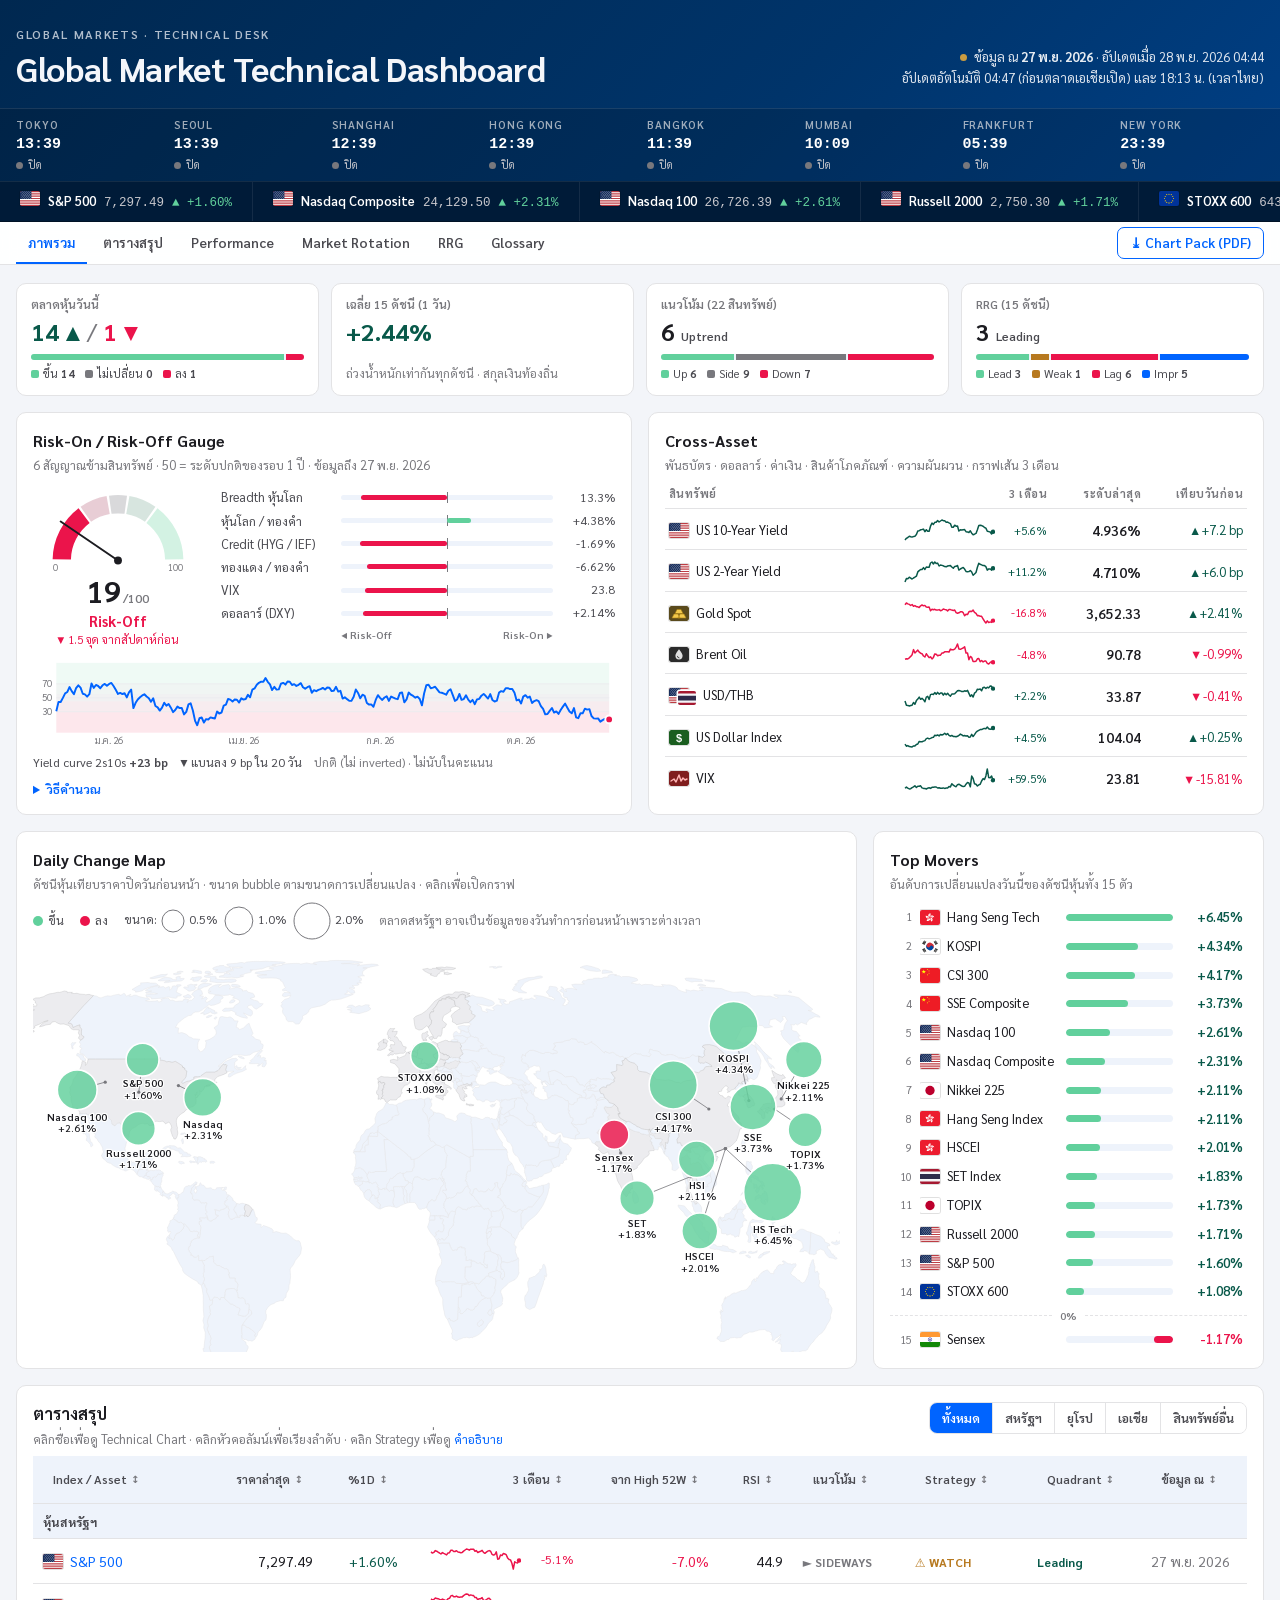
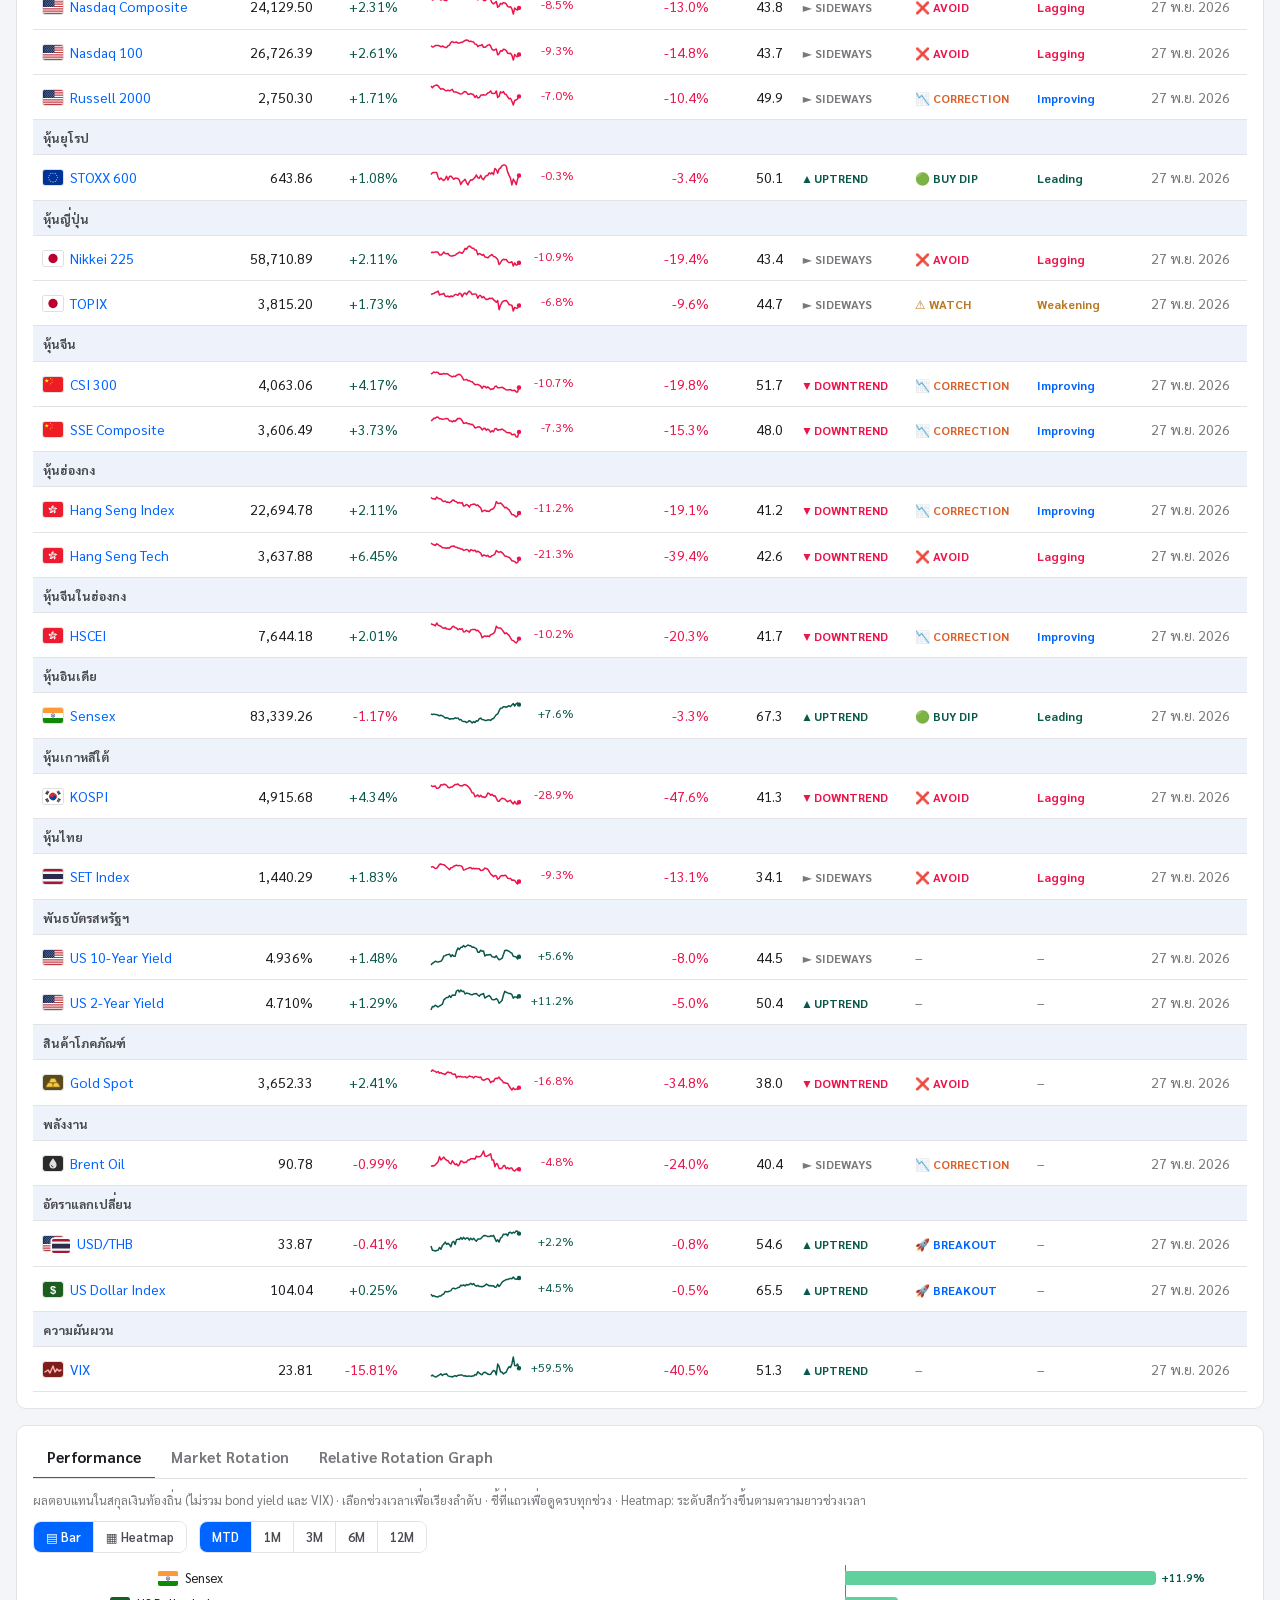
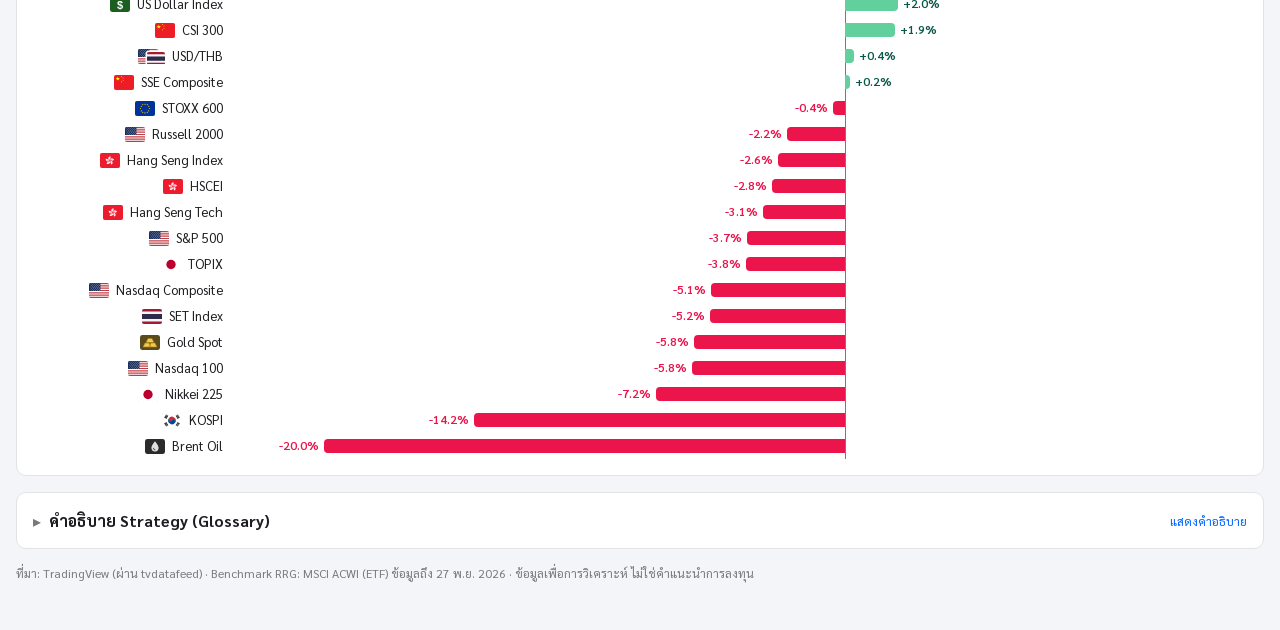
<file: site/index.html>
<!doctype html>
<html lang="th">
<head>
<meta charset="utf-8">
<meta name="viewport" content="width=device-width, initial-scale=1">
<title>Global Market Technical Dashboard</title>
<link rel="preconnect" href="https://fonts.googleapis.com">
<link rel="stylesheet" href="https://fonts.googleapis.com/css2?family=Sarabun:wght@400;500;600;700&display=swap">
<link rel="stylesheet" href="assets/style.css?v=20261120e">
</head>
<body>
<header class="masthead">
  <div class="mast-inner">
    <div class="brand">
      <span class="eyebrow">Global Markets · Technical Desk</span>
      <h1>Global Market Technical Dashboard</h1>
    </div>
    <div class="mast-meta">
      <div><span class="live-dot"></span><span id="asof">กำลังโหลดข้อมูล…</span></div>
      <div>อัปเดตอัตโนมัติ 04:47 (ก่อนตลาดเอเชียเปิด) และ 18:13 น. (เวลาไทย)</div>
    </div>
  </div>
  <div class="clocks" id="clocks" aria-label="เวลาท้องถิ่นและสถานะตลาด"></div>
</header>
<div class="ticker-shell" aria-label="ระดับดัชนีล่าสุดและการเปลี่ยนแปลงรายวัน">
  <div class="ticker-track" id="ticker"></div>
</div>
<nav class="secnav" id="secnav" aria-label="ไปยังส่วนต่างๆ">
  <div class="secnav-inner">
    <a href="#overview">ภาพรวม</a>
    <a href="#summary">ตารางสรุป</a>
    <a href="#performance" data-tab="performance">Performance</a>
    <a href="#rotation" data-tab="rotation">Market Rotation</a>
    <a href="#rrg" data-tab="rrg">RRG</a>
    <a href="#glossary">Glossary</a>
    <a class="nav-pack" href="pack.html" target="_blank" rel="noopener" title="รวมกราฟเทคนิคทุกสินทรัพย์เป็น PDF ไฟล์เดียว">⤓ Chart Pack (PDF)</a>
  </div>
</nav>
<div class="wrap">

  <section id="overview" class="anchor">
    <div class="pulse" id="pulse"></div>

    <div class="macro-grid">
      <section class="card risk-card" id="risk" hidden>
        <div class="card-head">
          <div>
            <h2>Risk-On / Risk-Off Gauge</h2>
            <p class="sub" id="risk-sub">6 สัญญาณข้ามสินทรัพย์ · 50 = ระดับปกติของรอบ 1 ปี</p>
          </div>
        </div>
        <div class="risk-grid">
          <div class="risk-dial" id="risk-dial"></div>
          <div class="risk-comps" id="risk-comps"></div>
        </div>
        <div class="risk-hist">
          <div id="risk-hist"></div>
          <div class="risk-curve" id="risk-curve"></div>
        </div>
        <details class="risk-method">
          <summary>วิธีคำนวณ</summary>
          <ol>
            <li>แต่ละสัญญาณถูกแปลงเป็น <b>percentile เทียบกับตัวเองในรอบ 252 วันทำการ</b> (0 = ต่ำสุดของปี, 100 = สูงสุดของปี) ใช้เฉพาะข้อมูลถึงวันนั้น ไม่มองไปข้างหน้า</li>
            <li>สัญญาณที่ค่าสูงแปลว่ากลัว (VIX, ดอลลาร์แข็ง) จะกลับด้าน (100 − percentile)</li>
            <li>คะแนน = ค่าเฉลี่ยของทุกสัญญาณ · ≥ 70 Risk-On · 55–70 เอียง Risk-On · 45–55 Neutral · 30–45 เอียง Risk-Off · ≤ 30 Risk-Off</li>
            <li>ทุกสัญญาณเทียบบนปฏิทินวันทำการของตลาดสหรัฐฯ (ตาม ACWI) เพื่อให้อัตราส่วนเทียบวันเดียวกันเสมอ</li>
            <li>Yield curve 2s10s แสดงประกอบเท่านั้น ไม่นับในคะแนน เพราะ yield ขึ้นได้ทั้งตอนตลาดกล้าเสี่ยงและตอนกังวลเงินเฟ้อ</li>
          </ol>
          <p class="muted">ชี้ที่แต่ละแถบเพื่อดูความหมายของสัญญาณ · เป็นเครื่องมือดูภาวะตลาด ไม่ใช่สัญญาณซื้อขาย · HYG/IEF และทองแดง (HG1!) ใช้คำนวณเท่านั้น</p>
        </details>
      </section>

      <section class="card xasset-card">
        <h2>Cross-Asset</h2>
        <p class="sub">พันธบัตร · ดอลลาร์ · ค่าเงิน · สินค้าโภคภัณฑ์ · ความผันผวน · กราฟเส้น 3 เดือน</p>
        <div class="xasset" id="xasset"></div>
      </section>
    </div>

    <div class="overview-grid">
      <section class="card map-card">
        <div class="card-head">
          <div>
            <h2>Daily Change Map</h2>
            <p class="sub">ดัชนีหุ้นเทียบราคาปิดวันก่อนหน้า · ขนาด bubble ตามขนาดการเปลี่ยนแปลง · คลิกเพื่อเปิดกราฟ</p>
          </div>
          <div class="map-legend" id="map-legend"></div>
        </div>
        <div class="scroll-x"><div id="worldmap" class="worldmap"></div></div>
      </section>

      <aside class="side-col">
        <section class="card">
          <h2>Top Movers</h2>
          <p class="sub">อันดับการเปลี่ยนแปลงวันนี้ของดัชนีหุ้นทั้ง 15 ตัว</p>
          <div class="movers" id="movers"></div>
        </section>
      </aside>
    </div>
  </section>

  <section class="card anchor" id="summary">
    <div class="card-head">
      <div>
        <h2>ตารางสรุป</h2>
        <p class="sub">คลิกชื่อเพื่อดู Technical Chart · คลิกหัวคอลัมน์เพื่อเรียงลำดับ · คลิก Strategy เพื่อดู <a href="#glossary">คำอธิบาย</a></p>
      </div>
      <div class="seg" id="region-filter" role="group" aria-label="กรองตามภูมิภาค"></div>
    </div>
    <div class="scroll-x">
      <table class="sum" id="sum"></table>
    </div>
  </section>

  <section class="card anchor" id="analysis">
    <div class="tabs" role="tablist" id="tabs">
      <button role="tab" data-tab="performance" id="tab-performance" aria-controls="pane-performance">Performance</button>
      <button role="tab" data-tab="rotation" id="tab-rotation" aria-controls="pane-rotation">Market Rotation</button>
      <button role="tab" data-tab="rrg" id="tab-rrg" aria-controls="pane-rrg">Relative Rotation Graph</button>
    </div>

    <div class="pane" role="tabpanel" id="pane-performance" aria-labelledby="tab-performance">
      <p class="sub">ผลตอบแทนในสกุลเงินท้องถิ่น (ไม่รวม bond yield และ VIX) · เลือกช่วงเวลาเพื่อเรียงลำดับ · ชี้ที่แถวเพื่อดูครบทุกช่วง · Heatmap: ระดับสีกว้างขึ้นตามความยาวช่วงเวลา</p>
      <div class="perf-ctl" id="perf-ctl"></div>
      <div class="scroll-x"><div id="perf"></div></div>
    </div>

    <div class="pane" role="tabpanel" id="pane-rotation" aria-labelledby="tab-rotation" hidden>
      <p class="sub">ผลตอบแทนรายเดือนย้อนหลัง 6 เดือน เรียงจากดีที่สุดลงไป · เดือนล่าสุดเป็น MTD · สีตามผลตอบแทน (เขียว = บวก, แดง = ลบ, เข้ม = มาก) · ชี้ที่ช่องเพื่อไล่ดูสินทรัพย์เดียวกันทุกเดือน</p>
      <div class="rot-legend" id="rot-legend" aria-label="สีตามผลตอบแทนรายเดือน"></div>
      <div class="scroll-x">
        <div class="rot-side"><span>Best ▲</span><span></span></div>
        <div class="rot" id="rot"></div>
        <div class="rot-side"><span>Worst ▼</span><span></span></div>
      </div>
    </div>

    <div class="pane" role="tabpanel" id="pane-rrg" aria-labelledby="tab-rrg" hidden>
      <p class="sub" id="rrg-sub">ดัชนีหุ้นเทียบ MSCI ACWI · รายสัปดาห์ · หาง 8 สัปดาห์</p>
      <div class="rrg-layout">
        <div id="rrg"></div>
        <div class="rrg-legend" id="rrg-legend"></div>
      </div>
    </div>
  </section>

  <details class="card collapsible anchor" id="glossary">
    <summary><h2>คำอธิบาย Strategy (Glossary)</h2><span class="toggle-hint"></span></summary>
    <p class="sub">ระบบตรวจเงื่อนไขจากบนลงล่าง และใช้ข้อแรกที่ตรง · ระยะห่างจาก High = ราคาปิดล่าสุดเทียบกับจุดสูงสุดในรอบ 52 สัปดาห์ (252 วันทำการ) · คำนวณจากราคาปิดรายวันล่าสุด</p>
    <div class="scroll-x">
      <table class="gloss">
        <thead><tr><th>ลำดับ</th><th>Strategy</th><th>เงื่อนไขที่ทำให้ขึ้น flag</th><th>อ่านอย่างไร / Action</th></tr></thead>
        <tbody>
          <tr>
            <td class="num">1</td>
            <td><span class="chip s-AVOID">❌ AVOID</span></td>
            <td><b>ดัชนีหุ้น:</b> อยู่ใน quadrant <span class="chip q-Lagging">Lagging</span> บน RRG<br><b>สินทรัพย์อื่น</b> (ทอง, น้ำมัน, USD/THB, DXY): แนวโน้มเป็น DOWNTREND<br><span class="muted">US10Y, US2Y และ VIX ไม่มี Strategy เพราะไม่ใช่กราฟราคา (เป็นอัตราผลตอบแทนพันธบัตรและดัชนีความกลัว)</span><br><span class="muted">มีสิทธิ์เหนือกฎข้ออื่นทั้งหมด</span></td>
            <td>ตลาดอ่อนกว่าภาพรวมโลกและโมเมนตัมยังแย่ลง ราคาที่ลงมาเยอะอาจไม่ใช่ "ของถูก" แต่เป็น falling knife · <b>ลดน้ำหนักหรือหลีกเลี่ยงไปก่อน</b></td>
          </tr>
          <tr>
            <td class="num">2</td>
            <td><span class="chip s-BREAKOUT">🚀 BREAKOUT</span></td>
            <td>ห่างจาก High <b>น้อยกว่า 2%</b> (ทำ New High หรือจ่อเบรกไฮ)</td>
            <td>แข็งแรงที่สุด แต่ราคาแพงแล้ว · <b>คนมีของ:</b> Let profit run · <b>คนไม่มีของ:</b> ระวังไล่ราคา เพราะต้นทุนสูง</td>
          </tr>
          <tr>
            <td class="num">3</td>
            <td><span class="chip s-BUY-DIP">🟢 BUY DIP</span></td>
            <td>ห่างจาก High <b>-2% ถึง -10%</b> และราคา<b>ยังยืนเหนือ EMA50</b></td>
            <td>ยังเป็นขาขึ้น แต่ย่อตัวลงมาในโซนปลอดภัย · <b>จังหวะเข้า "ไม้แรก" หรือซื้อเพิ่มที่ได้เปรียบที่สุด</b></td>
          </tr>
          <tr>
            <td class="num">4</td>
            <td><span class="chip s-WATCH">⚠️ WATCH</span></td>
            <td>ห่างจาก High <b>-2% ถึง -10%</b> แต่ราคา<b>หลุดต่ำกว่า EMA50</b> แล้ว</td>
            <td>ย่อตัวแล้วทรงเริ่มเสีย · <b>อย่าเพิ่งรับมีด</b> รอให้กราฟกลับมายืนเหนือ EMA50 ได้ก่อน</td>
          </tr>
          <tr>
            <td class="num">5</td>
            <td><span class="chip s-CORRECTION">📉 CORRECTION</span></td>
            <td>ห่างจาก High <b>มากกว่า -10%</b></td>
            <td>พักตัวลึกเกินไป · <b>ระวังจนกว่าโมเมนตัมจะกลับมา</b> ให้ดูประกอบกับ quadrant (Improving = เริ่มฟื้น) และ Bullish divergence ในหน้ากราฟ</td>
          </tr>
        </tbody>
      </table>
    </div>

    <h3 class="gh">ตัวประกอบที่ใช้ตัดสิน</h3>
    <div class="gloss-grid">
      <div>
        <b>แนวโน้ม (Trend)</b>
        <ul>
          <li><span class="chip t-UPTREND">▲ UPTREND</span> ราคา &gt; EMA50 &gt; EMA200</li>
          <li><span class="chip t-DOWNTREND">▼ DOWNTREND</span> ราคา &lt; EMA50 &lt; EMA200</li>
          <li><span class="chip t-SIDEWAYS">► SIDEWAYS</span> กรณีอื่นทั้งหมด เช่น ราคาอยู่ระหว่าง 2 เส้น</li>
        </ul>
      </div>
      <div>
        <b>Quadrant (RRG เทียบ MSCI ACWI)</b>
        <ul>
          <li><span class="chip q-Leading">Leading</span> แข็งกว่าตลาดโลก และยังแข็งขึ้น</li>
          <li><span class="chip q-Weakening">Weakening</span> แข็งกว่าตลาดโลก แต่เริ่มแผ่ว</li>
          <li><span class="chip q-Lagging">Lagging</span> อ่อนกว่าตลาดโลก และยังอ่อนลง</li>
          <li><span class="chip q-Improving">Improving</span> อ่อนกว่าตลาดโลก แต่เริ่มฟื้น</li>
        </ul>
        <span class="muted">วงจรปกติหมุนตามเข็มนาฬิกา: Improving → Leading → Weakening → Lagging · มีเฉพาะดัชนีหุ้น</span>
      </div>
      <div>
        <b>RSI (14) ในหน้ากราฟ</b>
        <ul>
          <li><b>Overbought</b> RSI ≥ 70 · <b>Oversold</b> RSI ≤ 30 · นอกนั้น Neutral</li>
          <li><b>Bullish divergence</b> ราคาทำจุดต่ำใหม่ แต่ RSI ทำจุดต่ำที่สูงขึ้น = แรงขายเริ่มหมด</li>
          <li><b>Bearish divergence</b> ราคาทำจุดสูงใหม่ แต่ RSI ทำจุดสูงที่ต่ำลง = แรงซื้อเริ่มหมด</li>
        </ul>
      </div>
    </div>
    <p class="muted" style="margin:12px 0 0;font-size:12px">Strategy เป็นการคัดกรองเชิงปริมาณตามกฎด้านบนเท่านั้น ควรดูกราฟและแนวรับแนวต้านประกอบเสมอ · ไม่ใช่คำแนะนำการลงทุน</p>
  </details>

  <footer class="foot" id="foot">ที่มา: TradingView</footer>
</div>
<script src="assets/vendor/d3.min.js"></script>
<script src="assets/vendor/topojson-client.min.js"></script>
<script src="assets/common.js?v=20261120e"></script>
<script src="assets/worldmap.js?v=20261120e"></script>
<script src="assets/overview.js?v=20261120e"></script>
<script src="assets/dashboard.js?v=20261120e"></script>
</body>
</html>
</file>
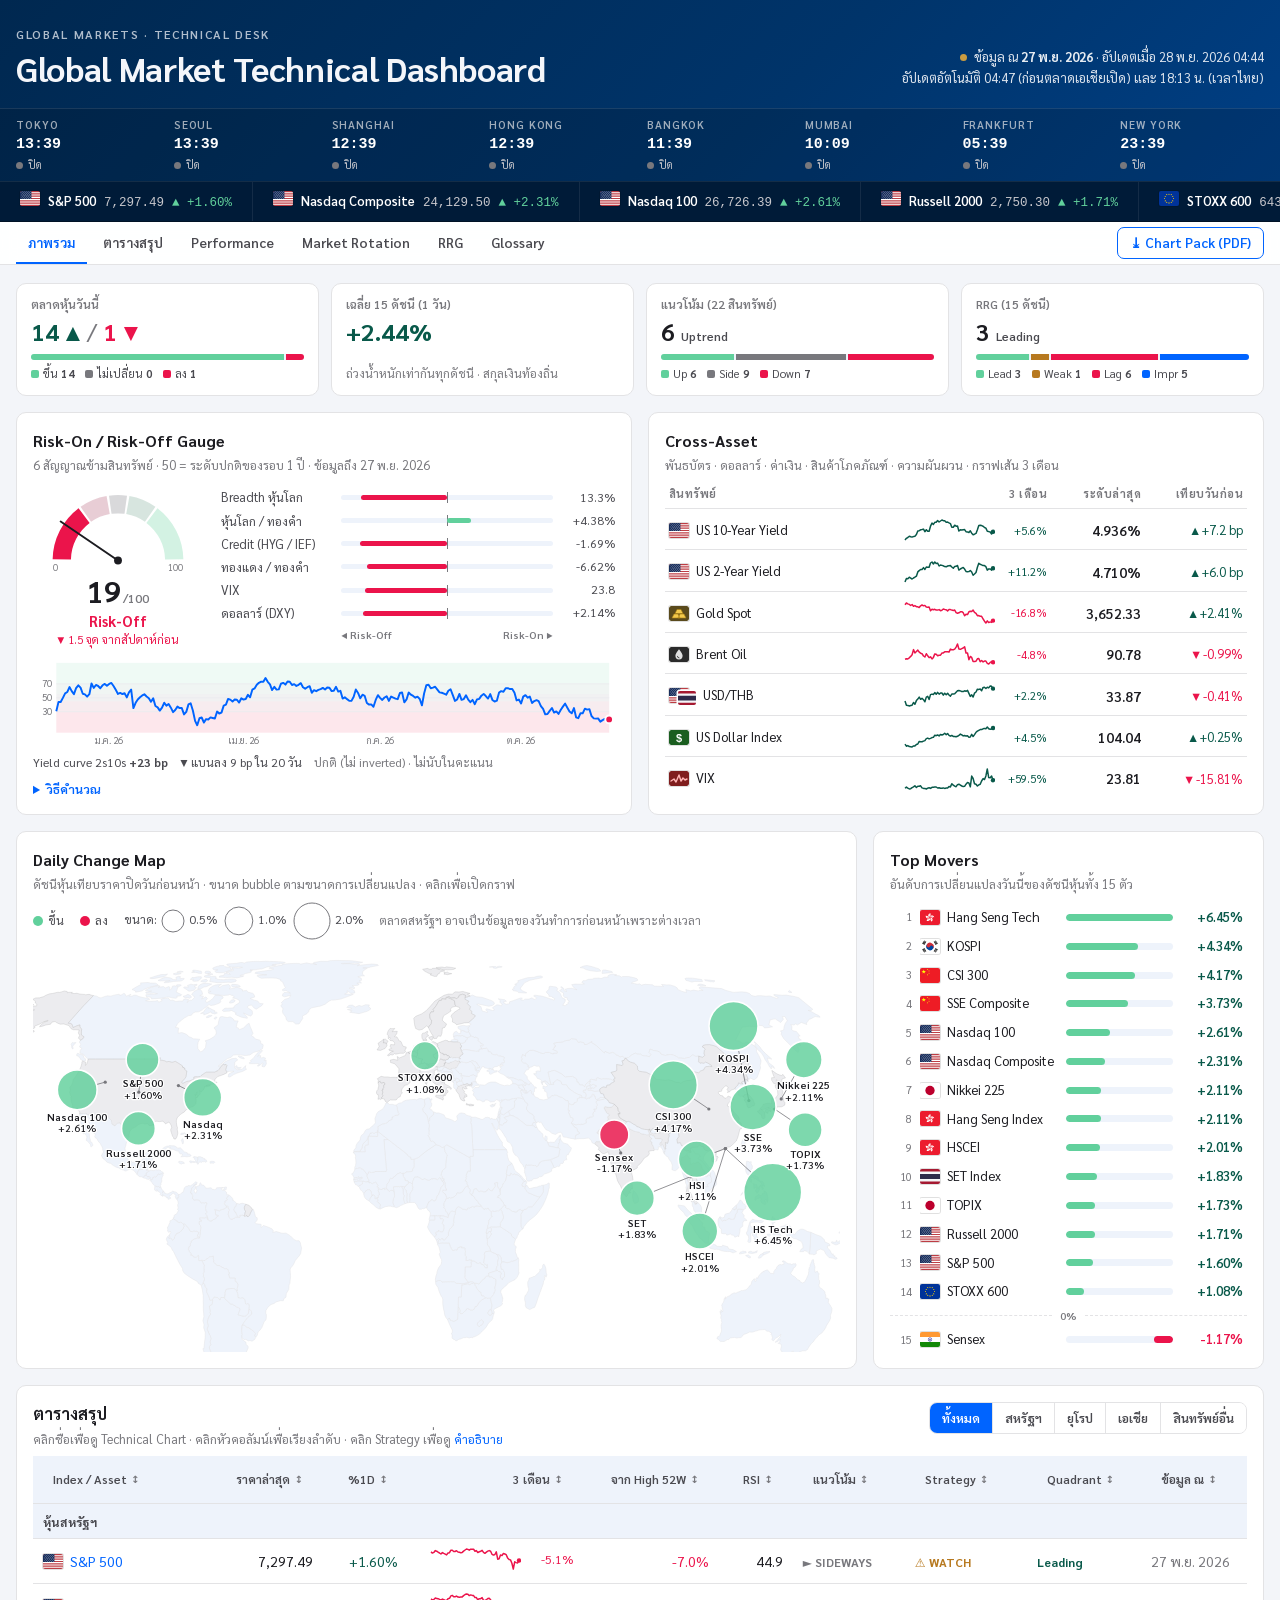
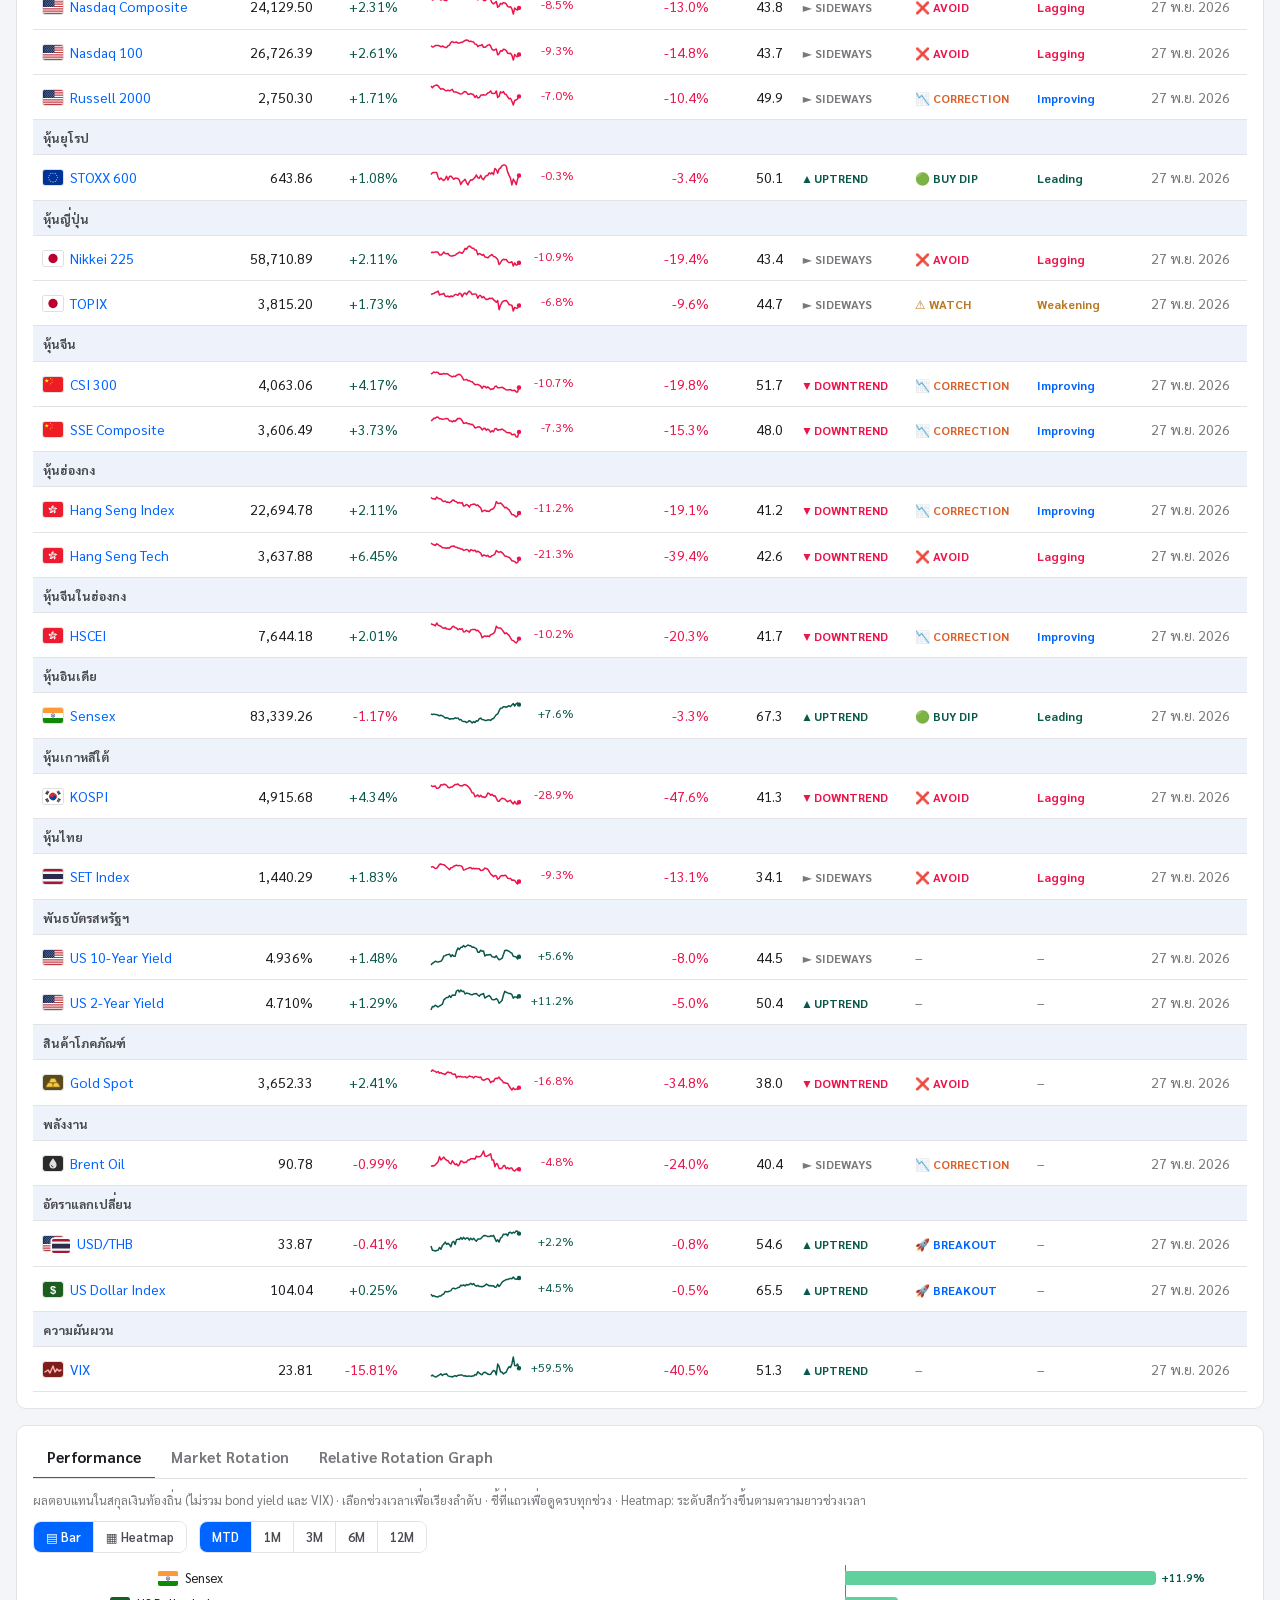
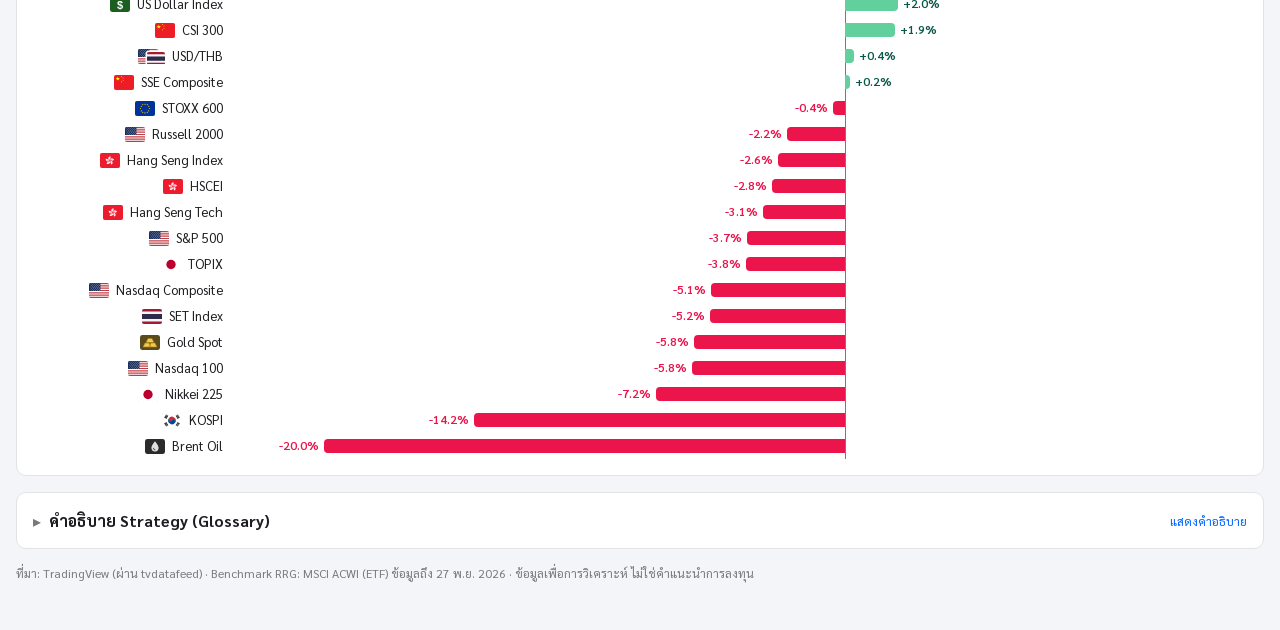
<file: site/chart.html>
<!doctype html>
<html lang="th">
<head>
<meta charset="utf-8">
<meta name="viewport" content="width=device-width, initial-scale=1">
<title>Technical Chart</title>
<link rel="preconnect" href="https://fonts.googleapis.com">
<link rel="stylesheet" href="https://fonts.googleapis.com/css2?family=Sarabun:wght@400;500;600;700&display=swap">
<link rel="stylesheet" href="assets/style.css?v=20261120e">
</head>
<body>
<div class="wrap">
  <a class="back no-print" href="index.html">← กลับไป Market Dashboard</a>
  <div class="chart-head">
    <div>
      <div class="print-only print-brand">Global Market Technical Dashboard</div>
      <h1 id="title">Technical Chart</h1>
      <div class="src" id="src"></div>
      <div class="src print-only" id="print-meta"></div>
    </div>
    <div class="ranges no-print" id="ranges">
      <button data-r="1M">1M</button><button data-r="3M">3M</button><button data-r="6M">6M</button><button data-r="1Y" class="on">1Y</button><button data-r="All">All</button>
    </div>
  </div>

  <div class="chart-layout">
    <section class="card">
      <div class="toolbar no-print">
        <div class="toggles" id="toggles">
          <span class="muted">แสดง:</span>
          <label><input type="checkbox" data-k="ema50"> EMA50</label>
          <label><input type="checkbox" data-k="ema200"> EMA200</label>
          <label><input type="checkbox" data-k="rsi"> RSI</label>
          <label><input type="checkbox" data-k="sr"> แนวรับ/แนวต้าน</label>
        </div>
        <button class="btn" id="export" type="button" title="เปิดหน้าต่างพิมพ์ แล้วเลือก Save as PDF">⤓ Export PDF</button>
      </div>
      <div class="legend-line">
        <span data-k="ema50"><i style="background:var(--ema50)"></i>EMA50</span>
        <span data-k="ema200"><i style="background:var(--ema200)"></i>EMA200</span>
        <span data-k="sr"><i class="dash" style="border-color:var(--support)"></i>แนวรับ (S)</span>
        <span data-k="sr"><i class="dash" style="border-color:var(--resist)"></i>แนวต้าน (R)</span>
        <span data-k="rsi" class="muted">ช่องล่าง: RSI(14) เส้น 70 / 30</span>
        <span data-k="sr" class="muted">เส้นหนา = โซนที่ราคาแตะบ่อย</span>
      </div>
      <div id="tvchart"></div>
      <img id="print-chart" alt="">
    </section>

    <aside class="card info">
      <table>
        <tr class="head"><th>แนวโน้มหลัก</th><td id="i-trend">–</td></tr>
        <tr><th>ราคาล่าสุด</th><td id="i-last">–</td></tr>
        <tr><th>แนวรับ</th><td id="i-sup">–</td></tr>
        <tr><th>แนวต้าน</th><td id="i-res">–</td></tr>
        <tr><th>RSI (Signal)</th><td id="i-rsi">–</td></tr>
      </table>
      <div class="narr"><h3>แนวโน้ม:</h3><p id="narr" style="margin:0"></p></div>
      <p class="muted" id="i-note" style="font-size:12px;margin:12px 0 0"></p>
    </aside>
  </div>
  <footer class="foot" id="foot"></footer>
</div>
<script src="assets/vendor/lightweight-charts.standalone.production.js"></script>
<script src="assets/common.js?v=20261120e"></script>
<script src="assets/analysis.js?v=20261120e"></script>
<script src="assets/techchart.js?v=20261120e"></script>
<script src="assets/chart.js?v=20261120e"></script>
</body>
</html>
</file>
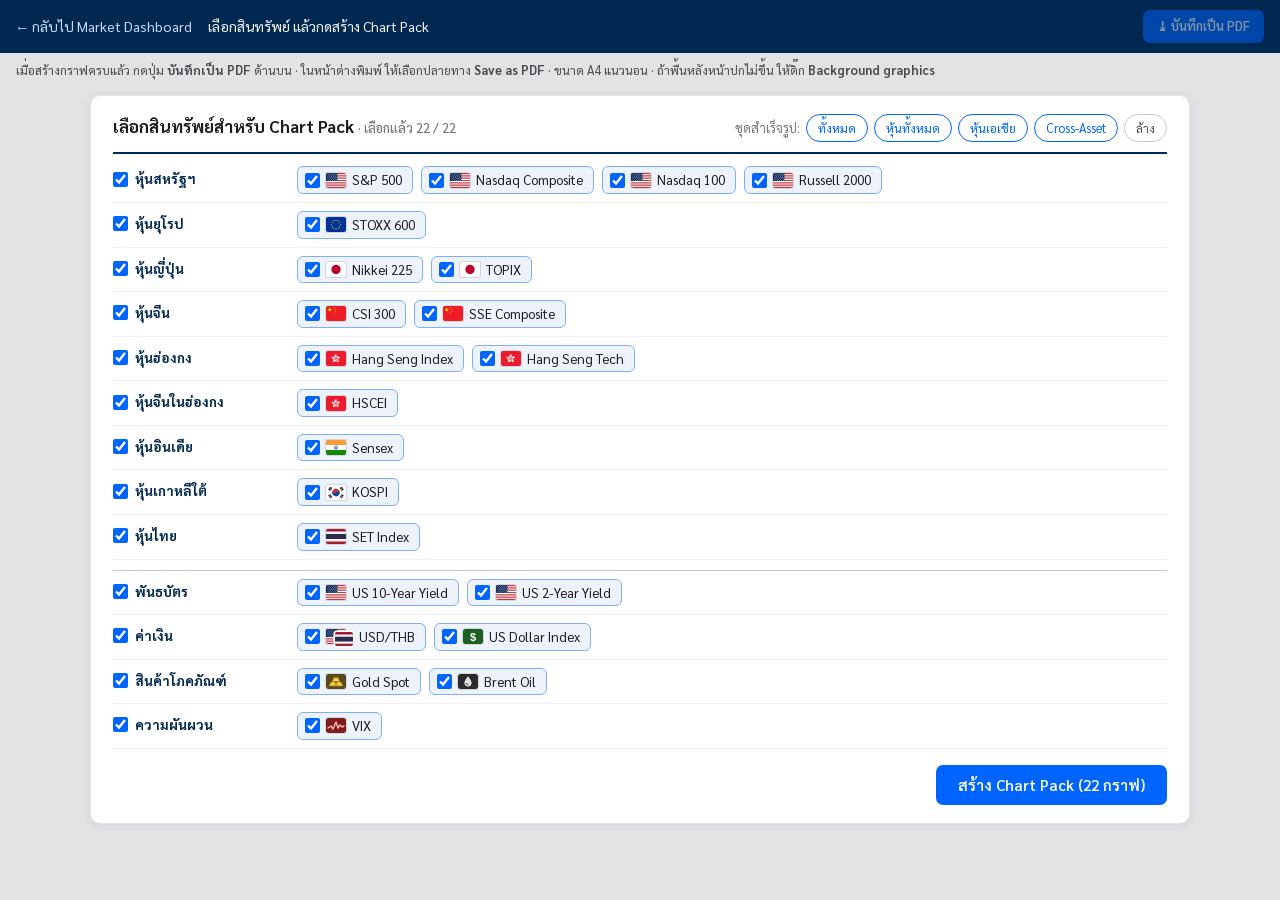
<file: site/pack.html>
<!doctype html>
<html lang="th" data-theme="light">
<head>
<meta charset="utf-8">
<meta name="viewport" content="width=device-width, initial-scale=1">
<title>Technical Chart Pack</title>
<link rel="preconnect" href="https://fonts.googleapis.com">
<link rel="stylesheet" href="https://fonts.googleapis.com/css2?family=Sarabun:wght@400;500;600;700&display=swap">
<link rel="stylesheet" href="assets/style.css?v=20261120e">
<link rel="stylesheet" href="assets/pack.css?v=20261120e">
</head>
<body class="pack">
<div class="pack-bar">
  <a id="pack-back" href="index.html">← กลับไป Market Dashboard</a>
  <span id="pack-status" role="status">กำลังโหลดข้อมูล…</span>
  <progress id="pack-progress" max="1" value="0" hidden></progress>
  <button class="btn ghost" id="pack-edit" type="button" hidden>✎ แก้รายการ</button>
  <button class="btn" id="pack-print" type="button" disabled title="เปิดหน้าต่างพิมพ์ แล้วเลือก Save as PDF">⤓ บันทึกเป็น PDF</button>
</div>
<div class="pack-hint">เมื่อสร้างกราฟครบแล้ว กดปุ่ม <b>บันทึกเป็น PDF</b> ด้านบน · ในหน้าต่างพิมพ์ ให้เลือกปลายทาง <b>Save as PDF</b> · ขนาด A4 แนวนอน · ถ้าพื้นหลังหน้าปกไม่ขึ้น ให้ติ๊ก <b>Background graphics</b></div>
<section class="picker" id="picker"></section>
<div id="pack-stage" aria-hidden="true"></div>
<main class="pages" id="pages"></main>
<script src="assets/vendor/lightweight-charts.standalone.production.js"></script>
<script src="assets/common.js?v=20261120e"></script>
<script src="assets/analysis.js?v=20261120e"></script>
<script src="assets/techchart.js?v=20261120e"></script>
<script src="assets/pack.js?v=20261120e"></script>
</body>
</html>
</file>
<file: site/assets/style.css>
/* Corporate font: used only where it is installed on the viewer's machine (never shipped with
   the site); everyone else gets Sarabun. "CI Sans" is a local alias for the installed faces. */
@font-face { font-family: "CI Sans"; font-weight: 300; src: local("BBL Sans Office Light"), local("BBLSansOffice-Light"); }
@font-face { font-family: "CI Sans"; font-weight: 400; src: local("BBL Sans Office Regular"), local("BBLSansOffice-Regular"), local("BBL Sans Office"); }
@font-face { font-family: "CI Sans"; font-weight: 500; src: local("BBL Sans Office Medium"), local("BBLSansOffice-Medium"); }
@font-face { font-family: "CI Sans"; font-weight: 600 700; src: local("BBL Sans Office Bold"), local("BBLSansOffice-Bold"); }

/* CI palette: navy #002850 · blue #0064FF / #7DB0FF / #C9DEFF · greys #323238 #78787D #C8C8CD #E3E3E5
   · green #09594A / #61D09C · red #7D0032 / #EB144B / #FFD7D2 · purple #9669D2 / #6C3EA8 */
:root {
  --font: "CI Sans", "Sarabun", "Noto Sans Thai", system-ui, -apple-system, "Segoe UI", sans-serif;
  --navy: #002850;
  --bg: #f3f5f9;
  --surface: #ffffff;
  --surface-2: #eef3fb;
  --border: #e3e3e5;
  --text: #1c1c21;
  --text-2: #4a4a50;
  --text-3: #78787d;
  --accent: #0064ff;
  --up: #09594a;          /* text & thin lines (readable on white) */
  --down: #eb144b;
  --up-fill: #61d09c;     /* bars, candles, bubbles, heat cells */
  --down-fill: #eb144b;
  --neutral: #78787d;
  --warn: #b7791f;
  --grid: #ececef;
  --q-leading: rgba(9, 89, 74, .08);
  --q-weakening: rgba(183, 121, 31, .09);
  --q-lagging: rgba(235, 20, 75, .07);
  --q-improving: rgba(0, 100, 255, .07);
  --candle-up: #61d09c;
  --candle-down: #eb144b;
  --ema50: #0064ff;
  --ema200: #6c3ea8;
  --rsi: #002850;
  --support: #09594a;
  --resist: #eb144b;
  --div-bull: #09594a;
  --div-bear: #eb144b;
  color-scheme: light;
}
@media screen and (prefers-color-scheme: dark) {
  :root:not([data-theme="light"]) {
    --bg: #0a1322;
    --surface: #111d30;
    --surface-2: #19273d;
    --border: #26364f;
    --text: #e3e3e5;
    --text-2: #c8c8cd;
    --text-3: #8e8e95;
    --accent: #7db0ff;
    --up: #61d09c;
    --down: #ff5c80;
    --up-fill: #61d09c;
    --down-fill: #ff5c80;
    --neutral: #a0a0a6;
    --warn: #e3a948;
    --grid: #1d2b42;
    --q-leading: rgba(97, 208, 156, .10);
    --q-weakening: rgba(227, 169, 72, .10);
    --q-lagging: rgba(255, 92, 128, .10);
    --q-improving: rgba(125, 176, 255, .10);
    --candle-up: #61d09c;
    --candle-down: #ff5c80;
    --ema50: #7db0ff;
    --ema200: #b08ae6;
    --rsi: #c9deff;
    --support: #61d09c;
    --resist: #ff5c80;
    --div-bull: #61d09c;
    --div-bear: #ff5c80;
    color-scheme: dark;
  }
}
:root[data-theme="dark"] {
  --bg: #0a1322; --surface: #111d30; --surface-2: #19273d; --border: #26364f;
  --text: #e3e3e5; --text-2: #c8c8cd; --text-3: #8e8e95; --accent: #7db0ff;
  --up: #61d09c; --down: #ff5c80; --up-fill: #61d09c; --down-fill: #ff5c80; --neutral: #a0a0a6; --warn: #e3a948; --grid: #1d2b42;
  --q-leading: rgba(97,208,156,.10); --q-weakening: rgba(227,169,72,.10);
  --q-lagging: rgba(255,92,128,.10); --q-improving: rgba(125,176,255,.10);
  --candle-up: #61d09c; --candle-down: #ff5c80;
  --ema50: #7db0ff; --ema200: #b08ae6; --rsi: #c9deff;
  --support: #61d09c; --resist: #ff5c80; --div-bull: #61d09c; --div-bear: #ff5c80;
  color-scheme: dark;
}

* { box-sizing: border-box; }
html, body { margin: 0; }
body {
  background: var(--bg);
  color: var(--text);
  font-family: var(--font);
  font-size: 14px;
  line-height: 1.45;
}
a { color: var(--accent); text-decoration: none; }
a:hover { text-decoration: underline; }

.wrap { max-width: 1320px; margin: 0 auto; padding: 0 16px 48px; }
/* ---------- masthead + ticker ribbon (fixed colors, same in light/dark) ---------- */
.masthead { background: linear-gradient(135deg, #002850 0%, #00346a 60%, #003f85 100%); color: #f4f6fa; }
.mast-inner {
  max-width: 1320px; margin: 0 auto; padding: 26px 16px 20px;
  display: flex; flex-wrap: wrap; gap: 12px 32px; align-items: flex-end; justify-content: space-between;
}
.brand { display: flex; flex-direction: column; gap: 6px; }
.brand .eyebrow { font-size: 12px; letter-spacing: .14em; text-transform: uppercase; opacity: .72; font-weight: 600; }
.brand h1 { margin: 0; font-size: clamp(24px, 3.4vw, 34px); font-weight: 700; letter-spacing: -.01em; line-height: 1.15; }
.mast-meta { text-align: right; font-size: 13px; line-height: 1.6; opacity: .9; }
.mast-meta b { color: #fff; }
.live-dot {
  display: inline-block; width: 7px; height: 7px; border-radius: 50%; background: #e0a83c;
  margin-right: 7px; position: relative; top: -1px; box-shadow: 0 0 0 0 rgba(224,168,60,.6);
  animation: pulse 2.4s ease-out infinite;
}
@keyframes pulse { 0% { box-shadow: 0 0 0 0 rgba(224,168,60,.55); } 70%,100% { box-shadow: 0 0 0 7px rgba(224,168,60,0); } }

.ticker-shell { background: #001b38; border-top: 1px solid rgba(255,255,255,.08); border-bottom: 1px solid rgba(0,0,0,.3); overflow: hidden; margin-bottom: 20px; }
.ticker-track { display: flex; width: max-content; animation: ticker-scroll 70s linear infinite; }
.ticker-shell:hover .ticker-track { animation-play-state: paused; }
.ticker-track .dup { display: contents; }
@keyframes ticker-scroll { from { transform: translateX(0); } to { transform: translateX(-50%); } }
.ticker-item {
  display: flex; align-items: baseline; gap: 8px; padding: 9px 20px; font-size: 13px; white-space: nowrap;
  color: #e3e3e5; border-right: 1px solid rgba(255,255,255,.08); text-decoration: none;
}
a.ticker-item:hover { background: rgba(255,255,255,.06); text-decoration: none; }
.ticker-item b { font-weight: 600; color: #fff; }
.ticker-item .lvl, .ticker-item .chg { font-variant-numeric: tabular-nums; font-family: ui-monospace, "Cascadia Mono", Consolas, monospace; font-size: 12.5px; }
.ticker-item .lvl { color: #c8c8cd; }
.ticker-up { color: #61d09c; }
.ticker-down { color: #ff8fa6; }
.ticker-flat { color: #c8c8cd; }
@media (prefers-reduced-motion: reduce) {
  .ticker-track { animation: none; }
  .ticker-shell { overflow-x: auto; }
  .ticker-track .dup { display: none; }
}

.card {
  background: var(--surface); border: 1px solid var(--border); border-radius: 10px;
  padding: 16px; margin-bottom: 16px;
}
.card h2 { font-size: 16px; margin: 0 0 4px; }
.card .sub { color: var(--text-3); font-size: 12.5px; margin: 0 0 12px; }
.scroll-x { overflow-x: auto; -webkit-overflow-scrolling: touch; }

/* ---------- daily change world map ---------- */
.worldmap svg { display: block; width: 100%; height: auto; }
.worldmap .land { fill: var(--surface-2); stroke: var(--border); stroke-width: .6; }
.worldmap .home { fill: var(--grid); stroke: var(--text-3); stroke-opacity: .35; }
.worldmap .leader { stroke: var(--text-3); stroke-width: 1; fill: none; }
.worldmap .anchor { fill: var(--text-3); }
.worldmap .bub { cursor: pointer; }
.worldmap .bub circle { stroke: var(--surface); stroke-width: 2; fill-opacity: .82; }
.worldmap .bub:hover circle { fill-opacity: 1; }
.worldmap .bub.up circle { fill: var(--up-fill); }
.worldmap .bub.down circle { fill: var(--down-fill); }
.worldmap .bub.flat circle { fill: var(--neutral); }
.worldmap .bub text {
  font-size: 13px; font-weight: 600; fill: var(--text); text-anchor: middle;
  paint-order: stroke; stroke: var(--surface); stroke-width: 3px; stroke-linejoin: round; pointer-events: none;
}
.worldmap .bub text.v { font-weight: 500; font-variant-numeric: tabular-nums; }
.map-legend { display: flex; flex-wrap: wrap; align-items: center; gap: 6px 16px; font-size: 12px; color: var(--text-2); margin-bottom: 4px; }
.map-legend svg { vertical-align: middle; }
.map-legend .sw { display: inline-block; width: 10px; height: 10px; border-radius: 50%; margin-right: 5px; vertical-align: -1px; }


/* ---------- market clocks (inside masthead) ---------- */
.clocks { border-top: 1px solid rgba(255,255,255,.10); background: rgba(0,0,0,.14); }
.clocks-inner {
  max-width: 1320px; margin: 0 auto; padding: 8px 16px;
  display: grid; grid-template-columns: repeat(8, minmax(0, 1fr)); gap: 6px 14px;
}
.clk { display: flex; flex-direction: column; gap: 1px; min-width: 0; color: #e3e3e5; }
.clk .city { font-size: 11px; letter-spacing: .08em; text-transform: uppercase; opacity: .7; font-weight: 600; white-space: nowrap; overflow: hidden; text-overflow: ellipsis; }
.clk .time { font-family: ui-monospace, "Cascadia Mono", Consolas, monospace; font-size: 15px; font-weight: 600; color: #fff; font-variant-numeric: tabular-nums; }
.clk .st { font-size: 11px; display: inline-flex; align-items: center; gap: 5px; }
.clk .st i { width: 7px; height: 7px; border-radius: 50%; background: #78787d; display: inline-block; }
.clk.open .st { color: #61d09c; }
.clk.open .st i { background: #61d09c; box-shadow: 0 0 0 3px rgba(97,208,156,.20); }
.clk.lunch .st { color: #f0c36a; }
.clk.lunch .st i { background: #e0a83c; }
.clk.closed .st { color: #c8c8cd; }

/* ---------- sticky section nav ---------- */
.secnav {
  position: sticky; top: 0; z-index: 20; background: color-mix(in srgb, var(--surface) 92%, transparent);
  backdrop-filter: blur(8px); border-bottom: 1px solid var(--border); margin-bottom: 18px;
}
.secnav-inner { max-width: 1320px; margin: 0 auto; padding: 0 16px; display: flex; gap: 4px; overflow-x: auto; scrollbar-width: none; }
.secnav-inner::-webkit-scrollbar { display: none; }
.secnav a {
  padding: 11px 12px 9px; font-size: 13.5px; font-weight: 600; color: var(--text-2); white-space: nowrap;
  border-bottom: 2px solid transparent; text-decoration: none;
}
.secnav a:hover { color: var(--text); text-decoration: none; }
.secnav a.on { color: var(--accent); border-bottom-color: var(--accent); }
.secnav a.nav-pack { margin-left: auto; align-self: center; padding: 5px 12px; border: 1px solid var(--accent); border-radius: 7px; color: var(--accent); }
.secnav a.nav-pack:hover { background: var(--accent); color: #fff; }
.anchor { scroll-margin-top: 58px; }
.ticker-shell { margin-bottom: 0; }

/* ---------- shared card header ---------- */
.card-head { display: flex; flex-wrap: wrap; justify-content: space-between; align-items: flex-start; gap: 8px 16px; margin-bottom: 8px; }
.card-head .sub { margin-bottom: 0; }

/* ---------- Market Pulse ---------- */
.pulse { display: grid; grid-template-columns: repeat(4, minmax(0, 1fr)); gap: 12px; margin-bottom: 16px; }
.tile {
  background: var(--surface); border: 1px solid var(--border); border-radius: 10px; padding: 12px 14px;
  display: flex; flex-direction: column; gap: 4px; min-width: 0;
}
.tile .k { font-size: 12px; color: var(--text-3); font-weight: 600; }
.tile .v { font-size: 24px; font-weight: 700; line-height: 1.2; font-variant-numeric: tabular-nums; white-space: nowrap; overflow: hidden; text-overflow: ellipsis; }
.tile .v small { font-size: 12px; font-weight: 600; color: var(--text-2); }
.tile .v .sep { color: var(--text-3); font-weight: 400; }
.tile .d { font-size: 12px; margin-top: auto; }
.stack { display: flex; height: 6px; border-radius: 3px; overflow: hidden; gap: 2px; background: var(--surface-2); margin: 4px 0 6px; }
.stack span { display: block; height: 100%; }
.stack-key { display: flex; flex-wrap: wrap; gap: 2px 10px; color: var(--text-2); font-size: 11.5px; }
.stack-key i { display: inline-block; width: 8px; height: 8px; border-radius: 2px; margin-right: 4px; }
.strat-counts { display: flex; flex-wrap: wrap; gap: 3px 10px; }
.strat-counts .chip { font-size: 11px; }
.strat-counts b { font-size: 12px; color: var(--text); }

/* ---------- asset icons (flags / drawn icons) ---------- */
.aicon { display: inline-flex; align-items: center; vertical-align: -2px; margin-right: 7px; flex: none; }
.aicon .flag, .aicon svg { display: block; width: 20px; height: 15px; border-radius: 2px; object-fit: cover;
  box-shadow: 0 0 0 1px rgba(0,0,0,.12); }
.aicon.pair { position: relative; width: 27px; height: 15px; }
.aicon.pair .flag { position: absolute; top: 0; }
.aicon.pair .flag:first-child { left: 0; }
.aicon.pair .flag:last-child { left: 9px; top: 3px; width: 18px; height: 13.5px; box-shadow: 0 0 0 1.5px var(--surface); }
.ticker-item .aicon { margin-right: 0; vertical-align: -3px; }
.ticker-item .aicon.pair .flag:last-child { box-shadow: 0 0 0 1.5px #001b38; }
.chart-head h1 .aicon { vertical-align: 0; margin-right: 10px; }
.chart-head h1 .aicon .flag, .chart-head h1 .aicon svg { width: 28px; height: 21px; }
.mv .nm, .xasset .n { display: inline-flex; align-items: center; min-width: 0; }
.chart-head h1 .aicon.pair { width: 38px; height: 21px; }
.chart-head h1 .aicon.pair .flag:last-child { left: 12px; top: 4px; width: 24px; height: 18px; }

/* ---------- macro row: Risk gauge (left half) + Cross-Asset (right half) ---------- */
.macro-grid { display: grid; grid-template-columns: minmax(0, 1fr) minmax(0, 1fr); gap: 16px; margin-bottom: 16px; align-items: stretch; }
.macro-grid .card { margin-bottom: 0; }

/* ---------- Risk-On / Risk-Off gauge ---------- */
.risk-grid { display: grid; grid-template-columns: 170px minmax(0, 1fr); gap: 18px; align-items: center; }
.risk-dial { text-align: center; }
.risk-dial svg { display: block; width: 100%; max-width: 170px; margin: 0 auto; }
.rd-tick, .rh-tick { font-size: 10px; fill: var(--text-3); }
.rd-tick { font-size: 14px; }
.rd-score { font-size: 30px; font-weight: 700; line-height: 1; margin-top: 2px; font-variant-numeric: tabular-nums; }
.rd-score small { font-size: 12px; color: var(--text-3); font-weight: 600; margin-left: 2px; }
.rd-label { font-size: 15px; font-weight: 700; margin-top: 4px; }
.rd-chg { font-size: 11.5px; margin-top: 1px; }
.risk-comps { display: flex; flex-direction: column; gap: 5px; }
.rc { display: grid; grid-template-columns: 112px minmax(0, 1fr) 54px; align-items: center; gap: 8px; font-size: 12.5px; cursor: help; }
.rc-name { white-space: nowrap; overflow: hidden; text-overflow: ellipsis; color: var(--text-2); }
.rc-raw { text-align: right; font-variant-numeric: tabular-nums; color: var(--text-2); font-size: 12px; }
.rc-bar { position: relative; height: 5px; background: var(--surface-2); border-radius: 3px; }
.rc-bar .mid { position: absolute; left: 50%; top: -3px; bottom: -3px; width: 1px; background: var(--text-3); }
.rc-bar b { position: absolute; top: 0; bottom: 0; border-radius: 3px; }
.rc-bar b.on { background: var(--up-fill); }
.rc-bar b.off { background: var(--down-fill); }
.rc-axis { cursor: default; }
.rc-axis .ax { display: flex; justify-content: space-between; font-size: 10.5px; color: var(--text-3); font-weight: 600; }
.risk-hist { margin-top: 10px; }
.risk-hist svg { display: block; width: 100%; height: auto; }
.risk-curve { display: flex; flex-wrap: wrap; gap: 2px 12px; font-size: 12px; margin-top: 6px; color: var(--text-2); }
.risk-method { margin-top: 8px; font-size: 12.5px; color: var(--text-2); }
.risk-method summary { cursor: pointer; color: var(--accent); font-weight: 600; width: max-content; }
.risk-method ol { margin: 8px 0 4px; padding-left: 20px; }
.risk-method li { margin: 3px 0; }
.risk-method p { margin: 4px 0 0; }
.xasset-card .xasset a, .xasset-card .xh { grid-template-columns: minmax(0, 1fr) 146px 84px 92px; padding: 6px 4px; align-items: center; }
.xasset-card .xh { display: grid; gap: 10px; padding-top: 0; border-bottom: 1px solid var(--border);
  font-size: 11px; font-weight: 700; color: var(--text-3); text-transform: uppercase; letter-spacing: .04em; }
.xasset-card .xh span:not(:first-child) { text-align: right; }
.xasset-card .spark span { font-size: 11.5px; }
.xasset-card { display: flex; flex-direction: column; }
.xasset-card .xasset { flex: 1; justify-content: space-between; }  /* rows spread to match the gauge card height */
@media (max-width: 1100px) {
  .macro-grid { grid-template-columns: minmax(0, 1fr); }
}
@media (max-width: 640px) {
  .risk-grid { grid-template-columns: minmax(0, 1fr); }
  .xasset-card .xasset a, .xasset-card .xh { grid-template-columns: minmax(0, 1fr) 76px 80px; }
  .xasset-card .spark, .xasset-card .xh .sp { display: none; }
}

/* ---------- overview: map + side column ---------- */
.overview-grid { display: grid; grid-template-columns: minmax(0, 2.15fr) minmax(280px, 1fr); gap: 16px; align-items: stretch; margin-bottom: 16px; }
.overview-grid .card { margin-bottom: 0; }
.side-col { display: flex; flex-direction: column; gap: 16px; }
.map-card { display: flex; flex-direction: column; min-width: 0; }
.map-card > .scroll-x { flex: 1; display: flex; align-items: center; }
.map-card > .scroll-x > .worldmap { flex: 1; }
.side-col, .side-col .card { min-width: 0; }
.worldmap { min-width: 640px; }
.map-legend { margin-bottom: 0; }

.side-col > .card { flex: 1; display: flex; flex-direction: column; }
.movers { flex: 1; display: flex; flex-direction: column; justify-content: space-between; }
.mv {
  display: grid; grid-template-columns: 18px minmax(0, 1.3fr) minmax(0, 1fr) 62px; align-items: center; gap: 8px;
  padding: 3px 4px; border-radius: 6px; color: var(--text); text-decoration: none; font-size: 13px;
}
.mv:hover { background: var(--surface-2); text-decoration: none; }
.mv .rk { font-size: 11px; color: var(--text-3); text-align: right; font-variant-numeric: tabular-nums; }
.mv .nm { white-space: nowrap; overflow: hidden; text-overflow: ellipsis; }
.mv .bar { height: 7px; background: var(--surface-2); border-radius: 4px; overflow: hidden; }
.mv .bar i { display: block; height: 100%; border-radius: 4px; }
.mv .bar i.pos { background: var(--up-fill); }
.mv .bar i.neg { background: var(--down-fill); margin-left: auto; }
.mv .pc { text-align: right; font-variant-numeric: tabular-nums; font-weight: 600; }
.mv-zero { display: flex; align-items: center; gap: 8px; font-size: 10.5px; color: var(--text-3); font-weight: 600; }
.mv-zero::before, .mv-zero::after { content: ""; flex: 1; border-top: 1px dashed var(--border); }

.xasset { display: flex; flex-direction: column; gap: 0; margin: 0; }
.xasset a {
  display: grid; grid-template-columns: minmax(0, 1fr) auto 84px; align-items: baseline; gap: 10px;
  padding: 7px 4px; border: 0; border-bottom: 1px solid var(--border); border-radius: 0; background: none;
  color: var(--text); text-decoration: none;
}
.xasset a:last-child { border-bottom: 0; }
.xasset a:hover { background: var(--surface-2); text-decoration: none; }
.xasset .n { font-size: 13px; color: var(--text); flex-direction: row; }
.xasset .l { font-size: 14px; font-weight: 600; font-variant-numeric: tabular-nums; text-align: right; }
.xasset .c { font-size: 12.5px; text-align: right; font-variant-numeric: tabular-nums; }
.xasset .c.up { color: var(--up); }
.xasset .c.down { color: var(--down); }
.xasset .c.flat { color: var(--text-3); }

/* ---------- segmented filter ---------- */
.seg { display: inline-flex; border: 1px solid var(--border); border-radius: 8px; overflow: hidden; flex-wrap: wrap; }
.seg button {
  background: var(--surface); border: 0; border-right: 1px solid var(--border); color: var(--text-2);
  padding: 6px 12px; font: inherit; font-size: 12.5px; font-weight: 600; cursor: pointer;
}
.seg button:last-child { border-right: 0; }
.seg button:hover { background: var(--surface-2); }
.seg button[aria-pressed="true"] { background: var(--accent); color: #fff; }

/* ---------- summary table extras ---------- */
table.sum th { padding: 0; }
table.sum th button {
  all: unset; box-sizing: border-box; display: flex; align-items: center; gap: 4px; width: 100%;
  padding: 8px 10px; cursor: pointer; font-size: 12px; font-weight: 600; color: var(--text-2);
}
table.sum th.num button { justify-content: flex-end; }
table.sum th button:hover { color: var(--text); }
table.sum th button:focus-visible { outline: 2px solid var(--accent); outline-offset: -2px; }
table.sum th .si { font-size: 10px; color: var(--text-3); }
table.sum th[aria-sort="ascending"] .si, table.sum th[aria-sort="descending"] .si { color: var(--accent); }
.spark { display: inline-flex; align-items: center; gap: 6px; justify-content: flex-end; }
.spark svg { display: block; }
.spark span { min-width: 46px; text-align: right; font-size: 12px; line-height: 1; }
table.sum td { vertical-align: middle; }

/* ---------- tabs ---------- */
.tabs { display: flex; gap: 2px; border-bottom: 1px solid var(--border); margin: -4px 0 12px; overflow-x: auto; scrollbar-width: none; }
.tabs button {
  background: none; border: 0; border-bottom: 2px solid transparent; padding: 8px 14px 9px; margin-bottom: -1px;
  font: inherit; font-size: 15px; font-weight: 700; color: var(--text-3); cursor: pointer; white-space: nowrap;
}
.tabs button:hover { color: var(--text); }
.tabs button[aria-selected="true"] { color: var(--text); border-bottom-color: var(--accent); }
.tabs button:focus-visible { outline: 2px solid var(--accent); outline-offset: -2px; border-radius: 4px; }

@media (max-width: 1100px) {
  .pulse { grid-template-columns: repeat(2, minmax(0, 1fr)); }
  .overview-grid { grid-template-columns: minmax(0, 1fr); }
  .side-col { display: grid; grid-template-columns: minmax(0, 1fr) minmax(0, 1fr); }
  .clocks-inner { grid-template-columns: repeat(4, minmax(0, 1fr)); }
}
@media (max-width: 640px) {
  .pulse { grid-template-columns: repeat(2, minmax(0, 1fr)); }
  .side-col { grid-template-columns: minmax(0, 1fr); }
  .clocks-inner { grid-template-columns: repeat(4, minmax(0, 1fr)); gap: 6px 8px; }
  .clk .time { font-size: 13px; }
  .tile .v { font-size: 20px; }
}

/* ---------- performance ---------- */
.perf-ctl { display: flex; flex-wrap: wrap; gap: 8px 12px; margin: 0 0 12px; }
.pbar { display: flex; flex-direction: column; }
.pb-row { display: grid; grid-template-columns: 190px minmax(0, 1fr); align-items: center; height: 26px; gap: 10px; }
.pb-row:hover { background: var(--surface-2); border-radius: 4px; }
.pb-lbl { display: flex; align-items: center; justify-content: flex-end; font-size: 13px; color: var(--text); min-width: 0; }
.pb-lbl span { white-space: nowrap; overflow: hidden; text-overflow: ellipsis; }
.pb-track { position: relative; height: 100%; }
.pb-track .zero { position: absolute; top: 0; bottom: 0; width: 1px; background: var(--text-3); }
.pb-bar { position: absolute; top: 6px; height: 14px; }
.pb-bar.pos { background: var(--up-fill); border-radius: 0 4px 4px 0; }
.pb-bar.neg { background: var(--down-fill); border-radius: 4px 0 0 4px; }
.pb-val { position: absolute; top: 4px; font-size: 12px; font-weight: 600; white-space: nowrap; font-variant-numeric: tabular-nums; }
table.pheat { width: 100%; min-width: 560px; border-collapse: separate; border-spacing: 2px; font-size: 13px; }
table.pheat th { font-size: 12px; font-weight: 600; color: var(--text-2); text-align: left; padding: 4px 8px; }
table.pheat th.num { text-align: center; }
table.pheat th button { all: unset; cursor: pointer; padding: 2px 6px; border-radius: 4px; }
table.pheat th button:hover { background: var(--surface-2); color: var(--text); }
table.pheat th.on button { color: var(--accent); font-weight: 700; }
table.pheat td { padding: 5px 8px; white-space: nowrap; }
table.pheat td.num { text-align: center; font-variant-numeric: tabular-nums; width: 13%; border-radius: 3px; }
table.pheat td.hm.on { font-weight: 700; }
table.pheat tbody tr:hover td:first-child { background: var(--surface-2); border-radius: 3px; }

/* ---------- rotation ---------- */
.rot { display: grid; gap: 2px; min-width: 640px; }
.rot .mh { text-align: center; font-weight: 700; font-size: 12.5px; padding: 2px 0 6px; line-height: 1.2; }
.rot .mh small { display: block; font-weight: 500; color: var(--text-3); }
.rot .cell {
  color: var(--text); border-radius: 3px; padding: 4px 4px; text-align: center; min-height: 40px;
  display: flex; flex-direction: column; justify-content: center; cursor: default;
  transition: opacity .12s;
}
.rot .cell b { font-size: 11.5px; line-height: 1.15; font-weight: 600; display: inline-flex; align-items: center; justify-content: center; }
.rot .cell b .aicon { margin-right: 4px; }
.rot .cell b .aicon img, .rot .cell b .aicon svg { width: 14px; height: auto; }
.rot .cell span { font-size: 11px; font-variant-numeric: tabular-nums; }
/* diverging steps: mixed from the up/down tokens, so dark mode follows automatically */
.rot .z, .rot-legend .z, .pheat .hm.z { background: var(--surface-2); }
.rot .p1, .rot-legend .p1, .pheat .hm.p1 { background: color-mix(in oklab, var(--up-fill) 16%, var(--surface)); }
.rot .p2, .rot-legend .p2, .pheat .hm.p2 { background: color-mix(in oklab, var(--up-fill) 34%, var(--surface)); }
.rot .p3, .rot-legend .p3, .pheat .hm.p3 { background: color-mix(in oklab, var(--up-fill) 58%, var(--surface)); }
.rot .p4, .rot-legend .p4, .pheat .hm.p4 { background: color-mix(in oklab, var(--up-fill) 85%, var(--surface)); }
.rot .n1, .rot-legend .n1, .pheat .hm.n1 { background: color-mix(in oklab, var(--down-fill) 16%, var(--surface)); }
.rot .n2, .rot-legend .n2, .pheat .hm.n2 { background: color-mix(in oklab, var(--down-fill) 34%, var(--surface)); }
.rot .n3, .rot-legend .n3, .pheat .hm.n3 { background: color-mix(in oklab, var(--down-fill) 58%, var(--surface)); }
.rot .n4, .rot-legend .n4, .pheat .hm.n4 { background: color-mix(in oklab, var(--down-fill) 85%, var(--surface)); }
.rot .n4, .pheat .hm.n4 { color: #fff; }
.rot .p4, .pheat .hm.p4 { color: #0a1322; }
.rot-legend { display: flex; align-items: center; gap: 2px; margin: 0 0 10px; font-size: 11.5px; color: var(--text-2); flex-wrap: wrap; }
.rot-legend .rk { width: 26px; height: 12px; border-radius: 2px; }
.rot-legend .lb { margin: 0 6px; }
.rot.focus .cell { opacity: .22; }
.rot.focus .cell.on { opacity: 1; outline: 2px solid var(--text); outline-offset: -2px; }
.rot-side { display: flex; justify-content: space-between; font-size: 11px; font-weight: 700; color: var(--text-3); margin-bottom: 2px; }

/* ---------- RRG ---------- */
.rrg-layout { display: grid; grid-template-columns: minmax(0, 1fr) 220px; gap: 16px; align-items: start; }
#rrg svg { width: 100%; height: auto; display: block; }
#rrg text { font-family: inherit; }
.rrg-legend { display: flex; flex-direction: column; gap: 2px; }
.rrg-legend button {
  display: flex; align-items: center; gap: 8px; width: 100%; text-align: left;
  background: none; border: 1px solid transparent; border-radius: 6px; padding: 4px 8px;
  color: var(--text); font: inherit; font-size: 12.5px; cursor: pointer;
}
.rrg-legend button:hover { background: var(--surface-2); }
.rrg-legend button.off { color: var(--text-3); }
.rrg-legend button.off .sw { opacity: .25; }
.rrg-legend .sw { width: 12px; height: 12px; border-radius: 50%; flex: none; }
.rrg-legend .q { margin-left: auto; font-size: 11px; color: var(--text-3); }
.rrg-legend .tools { display: flex; gap: 6px; margin-bottom: 6px; }
.rrg-legend .tools button { width: auto; border-color: var(--border); font-size: 11.5px; padding: 2px 8px; }
.rrg-series { transition: opacity .12s; }
#rrg.hl .rrg-series { opacity: .12; }
#rrg.hl .rrg-series.on { opacity: 1; }

/* ---------- summary table ---------- */
table.sum { width: 100%; border-collapse: collapse; min-width: 720px; }
table.sum th, table.sum td { padding: 7px 10px; border-bottom: 1px solid var(--border); text-align: left; white-space: nowrap; }
table.sum th { font-size: 12px; color: var(--text-2); font-weight: 600; background: var(--surface-2); position: sticky; top: 0; }
table.sum td.num, table.sum th.num { text-align: right; font-variant-numeric: tabular-nums; }
table.sum tr.grp td { background: var(--surface-2); font-weight: 700; font-size: 12.5px; color: var(--text-2); padding-top: 9px; }
table.sum tr:hover td:not(.g) { background: color-mix(in srgb, var(--surface-2) 60%, transparent); }
.dot { display: inline-block; width: 9px; height: 9px; border-radius: 50%; margin-right: 7px; vertical-align: 0; }
.pos { color: var(--up); }
.neg { color: var(--down); }
.muted { color: var(--text-3); }

.chip { display: inline-flex; align-items: center; gap: 5px; font-weight: 700; font-size: 12px; }
.t-UPTREND { color: var(--up); }
.t-DOWNTREND { color: var(--down); }
.t-SIDEWAYS { color: var(--neutral); }
.s-BREAKOUT { color: var(--accent); }
.s-BUY-DIP { color: var(--up); }
.s-WATCH { color: var(--warn); }
.s-CORRECTION { color: #d9622b; }
.s-AVOID { color: var(--down); }
.q-Leading { color: var(--up); }
.q-Weakening { color: var(--warn); }
.q-Lagging { color: var(--down); }
.q-Improving { color: var(--accent); }

/* ---------- glossary ---------- */
details.collapsible > summary {
  display: flex; align-items: center; justify-content: space-between; gap: 12px;
  cursor: pointer; list-style: none; user-select: none;
}
details.collapsible > summary::-webkit-details-marker { display: none; }
details.collapsible > summary h2 { margin: 0; }
details.collapsible > summary h2::before {
  content: "▸"; display: inline-block; width: 1em; color: var(--text-3); transition: transform .15s;
}
details.collapsible[open] > summary h2::before { transform: rotate(90deg); }
details.collapsible[open] > summary { margin-bottom: 8px; }
.toggle-hint { font-size: 12.5px; color: var(--accent); white-space: nowrap; }
.toggle-hint::after { content: "แสดงคำอธิบาย"; }
details.collapsible[open] .toggle-hint::after { content: "ซ่อน"; }
details.collapsible > summary:focus-visible { outline: 2px solid var(--accent); outline-offset: 4px; border-radius: 4px; }
table.gloss { width: 100%; border-collapse: collapse; min-width: 720px; }
table.gloss th, table.gloss td { padding: 9px 10px; border-bottom: 1px solid var(--border); text-align: left; vertical-align: top; font-size: 13px; }
table.gloss th { font-size: 12px; color: var(--text-2); font-weight: 600; background: var(--surface-2); }
table.gloss td.num { text-align: center; color: var(--text-3); width: 48px; }
table.gloss td:nth-child(2) { white-space: nowrap; }
.gh { font-size: 14px; margin: 18px 0 8px; }
.gloss-grid { display: grid; grid-template-columns: repeat(3, minmax(0, 1fr)); gap: 16px; font-size: 13px; }
.gloss-grid > div { background: var(--surface-2); border-radius: 8px; padding: 12px; }
.gloss-grid ul { margin: 6px 0 6px; padding-left: 18px; }
.gloss-grid li { margin: 3px 0; }
a.chip-link { text-decoration: none; }
a.chip-link:hover { text-decoration: underline; }
@media (max-width: 900px) { .gloss-grid { grid-template-columns: 1fr; } }

#tip {
  position: fixed; pointer-events: none; z-index: 50; display: none;
  background: var(--surface); color: var(--text); border: 1px solid var(--border);
  box-shadow: 0 4px 16px rgba(0,0,0,.14); border-radius: 6px; padding: 6px 9px; font-size: 12px;
  max-width: 260px;
}
#tip b { display: block; margin-bottom: 1px; }
/* summary-card tooltips: grouped name lists */
#tip.wide { max-width: 360px; line-height: 1.45; }
#tip .tt-g { margin-top: 6px; }
#tip .tt-h { font-weight: 700; color: var(--text-2); font-size: 11.5px; }
#tip .tt-h i { display: inline-block; width: 8px; height: 8px; border-radius: 2px; margin-right: 5px; }
#tip .tt-l { color: var(--text); }
#tip .tt-i { white-space: nowrap; }
#tip .tt-n { margin-top: 6px; color: var(--text-3); font-size: 11.5px; }
.pulse .tile { cursor: help; }

footer.foot { color: var(--text-3); font-size: 12px; margin-top: 8px; }

/* ---------- chart page ---------- */
.back { display: inline-block; margin-bottom: 8px; font-size: 13px; }
.chart-head { display: flex; flex-wrap: wrap; justify-content: space-between; align-items: center; gap: 10px; margin-bottom: 10px; }
.chart-head h1 { font-size: 20px; margin: 0; }
.chart-head .src { color: var(--text-3); font-size: 12px; }
.ranges { display: inline-flex; border: 1px solid var(--border); border-radius: 8px; overflow: hidden; }
.ranges button {
  background: var(--surface); color: var(--text-2); border: 0; border-right: 1px solid var(--border);
  padding: 6px 13px; font: inherit; font-size: 13px; font-weight: 600; cursor: pointer;
}
.ranges button:last-child { border-right: 0; }
.ranges button.on { background: var(--accent); color: #fff; }
.chart-layout { display: grid; grid-template-columns: minmax(0, 1fr) 320px; gap: 16px; align-items: start; }
.legend-line { display: flex; flex-wrap: wrap; gap: 14px; font-size: 12px; color: var(--text-2); margin-bottom: 6px; }
.legend-line i { display: inline-block; width: 16px; height: 2px; vertical-align: middle; margin-right: 5px; }
.legend-line i.dash { background: none; border-top: 2px dashed; height: 0; }
#tvchart { width: 100%; height: 600px; }
.info table { width: 100%; border-collapse: collapse; }
.info th, .info td { border: 1px solid var(--border); padding: 8px 10px; vertical-align: top; font-size: 13px; }
.info th { background: var(--surface-2); text-align: left; width: 38%; color: var(--text-2); font-weight: 600; }
.info td { text-align: right; font-variant-numeric: tabular-nums; }
.info td .lv { display: block; }
.info td .tc { color: var(--text-3); font-size: 11px; }
.info .head th { background: var(--accent); color: #fff; }
.info .head td { font-weight: 700; }
.narr { margin-top: 12px; font-size: 13.5px; line-height: 1.65; }
.narr h3 { margin: 0 0 4px; font-size: 14px; }

/* ---------- chart toolbar ---------- */
.toolbar { display: flex; flex-wrap: wrap; justify-content: space-between; align-items: center; gap: 8px 16px;
  padding-bottom: 10px; margin-bottom: 10px; border-bottom: 1px solid var(--border); }
.toggles { display: flex; flex-wrap: wrap; align-items: center; gap: 6px 16px; font-size: 13px; }
.toggles label { display: inline-flex; align-items: center; gap: 5px; cursor: pointer; user-select: none; }
.toggles input { width: 15px; height: 15px; accent-color: var(--accent); margin: 0; cursor: pointer; }
.btn { background: var(--accent); color: #fff; border: 0; border-radius: 7px; padding: 7px 14px;
  font: inherit; font-size: 13px; font-weight: 600; cursor: pointer; }
.btn:hover { filter: brightness(1.08); }
#print-chart, .print-only { display: none; }

@media (max-width: 1100px) {
}
@media (max-width: 900px) {
  .chart-layout, .rrg-layout { grid-template-columns: 1fr; }
  .rrg-legend { flex-direction: row; flex-wrap: wrap; }
  .rrg-legend button { width: auto; }
  .rrg-legend .tools { width: 100%; }
  #tvchart { height: 480px; }
}
@media (max-width: 640px) {
  .pb-row { grid-template-columns: 120px minmax(0, 1fr); }
  .pb-lbl { font-size: 12px; }
  .wrap { padding: 0 16px 40px; }
  .mast-inner { padding: 18px 16px 14px; }
  .mast-meta { text-align: left; font-size: 12px; }
  .ranges button { padding: 6px 10px; }
}

/* ---------- print / PDF report (A4 landscape, one page) — keep last so it wins ---------- */
@media print {
  @page { size: A4 landscape; margin: 9mm; }
  html, body { background: #fff !important; }
  body { font-size: 11px; -webkit-print-color-adjust: exact; print-color-adjust: exact; }
  .wrap { max-width: none !important; padding: 0 !important; }
  .no-print, #tvchart { display: none !important; }
  .print-only { display: block !important; }
  .print-brand { font-size: 10.5px; color: var(--text-3); font-weight: 600; }
  .chart-head { margin-bottom: 4mm; }
  .chart-head h1 { font-size: 17px; }
  .chart-layout { display: grid !important; grid-template-columns: minmax(0, 1fr) 78mm !important; gap: 4mm !important; align-items: start; }
  .card { border: 1px solid #d0d4da; padding: 3mm; margin: 0; box-shadow: none; }
  #print-chart { display: block !important; width: 100%; height: auto; max-height: 140mm; object-fit: contain; }
  .legend-line { font-size: 9.5px; gap: 8px; margin-bottom: 2mm; }
  .info th, .info td { padding: 3px 5px; font-size: 10px; }
  .narr { font-size: 10.5px; line-height: 1.5; margin-top: 3mm; }
  #i-note { font-size: 9px !important; }
  .foot { margin-top: 3mm; font-size: 9px; }
  a { color: inherit; }
}

/* summary table: intraday marker in the date column */
.intra { display: inline-block; margin-left: 4px; padding: 0 6px; border-radius: 9px; font-size: 11px; font-weight: 600;
  color: var(--warn); border: 1px solid currentColor; white-space: nowrap; }
@media screen and (prefers-color-scheme: dark) {
  :root:not([data-theme="light"]) .rot .p4, :root:not([data-theme="light"]) .rot .n4,
  :root:not([data-theme="light"]) .pheat .hm.p4, :root:not([data-theme="light"]) .pheat .hm.n4 { color: #0a1322; }
}
:root[data-theme="dark"] .rot .p4, :root[data-theme="dark"] .rot .n4,
:root[data-theme="dark"] .pheat .hm.p4, :root[data-theme="dark"] .pheat .hm.n4 { color: #0a1322; }
</file>
<file: site/assets/pack.css>
/* Chart Pack (pack.html): A4 landscape pages, shown as a preview on screen and printed edge to edge. */
@page { size: A4 landscape; margin: 0; }
body.pack { background: #e3e3e5; margin: 0; }

.pack-bar {
  position: sticky; top: 0; z-index: 5; display: flex; flex-wrap: wrap; align-items: center; gap: 10px 16px;
  padding: 10px 16px; background: #002850; color: #f4f6fa; font-size: 14px;
}
.pack-bar a { color: #c9deff; }
.pack-bar #pack-status { flex: 1; min-width: 200px; }
.pack-bar progress { width: 180px; }
.pack-bar .btn:disabled { opacity: .5; cursor: default; filter: none; }
.pack-hint { padding: 8px 16px; font-size: 12.5px; color: #4a4a50; }

.pack-bar .btn.ghost { background: transparent; color: #c9deff; border: 1px solid rgba(201, 222, 255, .55); }
.pack-bar .btn.ghost:hover { background: rgba(255, 255, 255, .08); }

/* ---------- asset picker (shown before the pack is built) ---------- */
.picker { max-width: 1100px; margin: 8px auto 24px; padding: 18px 22px; background: #fff; color: #1c1c21;
  border: 1px solid #e3e3e5; border-radius: 10px; box-shadow: 0 2px 10px rgba(0, 40, 80, .08); }
.picker[hidden] { display: none; }
.pk-head { display: flex; flex-wrap: wrap; justify-content: space-between; align-items: baseline; gap: 8px 16px;
  border-bottom: 2px solid #002850; padding-bottom: 10px; }
.pk-head h2 { margin: 0; font-size: 17px; }
.pk-head h2 .muted { font-size: 13px; font-weight: 500; color: #78787d; }
.pk-presets { display: flex; flex-wrap: wrap; align-items: center; gap: 6px; font-size: 13px; }
.pk-presets .muted { color: #78787d; }
.pk-chip { font: inherit; font-size: 12.5px; cursor: pointer; padding: 4px 11px; border-radius: 999px;
  border: 1px solid #0064ff; background: #fff; color: #0064ff; }
.pk-chip:hover { background: #0064ff; color: #fff; }
.pk-chip.ghost { border-color: #c8c8cd; color: #4a4a50; }
.pk-chip.ghost:hover { background: #e3e3e5; color: #1c1c21; }
.pk-rows { display: flex; flex-direction: column; margin-top: 4px; }
.pk-row { display: grid; grid-template-columns: 170px minmax(0, 1fr); gap: 6px 14px; align-items: start;
  padding: 8px 0; border-bottom: 1px solid #eef0f3; }
.pk-row.gap { margin-top: 10px; border-top: 1px solid #c8c8cd; }
.pk-group { font-weight: 700; font-size: 13.5px; color: #002850; display: flex; align-items: center; gap: 7px; cursor: pointer; padding-top: 3px; }
.pk-items { display: flex; flex-wrap: wrap; gap: 6px 8px; }
.pk-item { display: inline-flex; align-items: center; gap: 6px; font-size: 13.5px; cursor: pointer;
  padding: 3px 10px 3px 7px; border: 1px solid #e3e3e5; border-radius: 6px; background: #fff; }
.pk-item:hover { border-color: #7db0ff; }
.pk-item:has(input:checked) { background: #eef3fb; border-color: #7db0ff; }
.pk-item .aicon { margin-right: 0; }
.picker input[type=checkbox] { accent-color: #0064ff; width: 15px; height: 15px; margin: 0; }
.pk-foot { display: flex; justify-content: flex-end; margin-top: 16px; }
.pk-foot .btn { font-size: 15px; padding: 9px 22px; }
.pk-foot .btn:disabled { opacity: .5; cursor: default; filter: none; }
@media (max-width: 640px) { .pk-row { grid-template-columns: minmax(0, 1fr); } }

#pack-stage { position: fixed; left: -12000px; top: 0; }   /* off-screen, but laid out so charts can render */

.pages { display: flex; flex-direction: column; align-items: center; gap: 18px; padding: 8px 16px 40px; overflow-x: auto; }
.page {
  box-sizing: border-box; width: 297mm; height: 210mm; flex: none; position: relative; overflow: hidden;
  background: #fff; color: #1c1c21; box-shadow: 0 3px 14px rgba(0, 0, 0, .18);
  padding: 9mm 11mm 13mm; display: flex; flex-direction: column;
  -webkit-print-color-adjust: exact; print-color-adjust: exact;
}

/* footer on every page: source (left) · Internal Use Only (centre) · page number (right) */
.pg-foot {
  position: absolute; left: 11mm; right: 11mm; bottom: 5mm; display: grid; grid-template-columns: 1fr auto 1fr;
  align-items: end; gap: 6mm; font-size: 8.5pt; color: #78787d;
}
.pg-foot .c { font-weight: 700; letter-spacing: .06em; color: #002850; }
.pg-foot .r { text-align: right; font-variant-numeric: tabular-nums; }

/* ---------- cover ---------- */
.cover {
  justify-content: center; align-items: center; text-align: center; color: #fff;
  background: #002850;
}
.cv-inner { transform: translateY(-4mm); }
.cover h1 { margin: 0; font-size: 50pt; font-weight: 700; letter-spacing: .01em; line-height: 1.1; font-family: var(--font); }
.cv-sub { margin: 9mm 0 0; font-size: 19pt; font-weight: 600; color: #7db0ff; }
.cv-meta { margin: 10mm 0 0; font-size: 13pt; color: #e3e3e5; }
.cover .pg-foot, .cover .pg-foot .c { color: rgba(255, 255, 255, .78); }

/* ---------- chart page ---------- */
.pg-head { display: flex; justify-content: space-between; align-items: flex-end; gap: 8mm;
  border-bottom: 2px solid #002850; padding-bottom: 2.5mm; margin-bottom: 3mm; }
.pg-class { font-size: 9pt; font-weight: 700; color: #0064ff; letter-spacing: .04em; }
.pg-head h2 { margin: 1mm 0 0; font-size: 17pt; display: flex; align-items: center; }
.pg-head h2 .aicon img, .pg-head h2 .aicon svg { width: 26px; height: auto; }
.pg-meta { font-size: 9pt; color: #78787d; text-align: right; line-height: 1.45; }

.pg-body { flex: 1; min-height: 0; display: grid; grid-template-columns: minmax(0, 1fr) 74mm; gap: 5mm; }
.pg-chart { min-height: 0; display: flex; flex-direction: column; }
.pg-chart .legend-line { font-size: 8.5pt; gap: 3px 10px; margin-bottom: 1.5mm; }
.pg-img { flex: 1; min-height: 0; width: 100%; object-fit: contain; object-position: left top; border: 1px solid #c8c8cd; }
.page .info { font-size: 9.5pt; }
.page .info th, .page .info td { padding: 2mm 2.4mm; font-size: 9.5pt; }
.page .narr { font-size: 9.5pt; line-height: 1.55; margin-top: 3mm; }
.page .narr h3 { font-size: 10pt; }
.page .narr p { margin: 0; }
.pg-note { font-size: 7.8pt; color: #78787d; margin: 2.5mm 0 0; }

@media print {
  body.pack { background: #fff; }
  .pack-bar, .pack-hint, .picker { display: none !important; }
  .pages { display: block; padding: 0; overflow: visible; }
  .page { box-shadow: none; break-after: page; page-break-after: always; }
  .page:last-child { break-after: auto; page-break-after: auto; }
}
</file>
